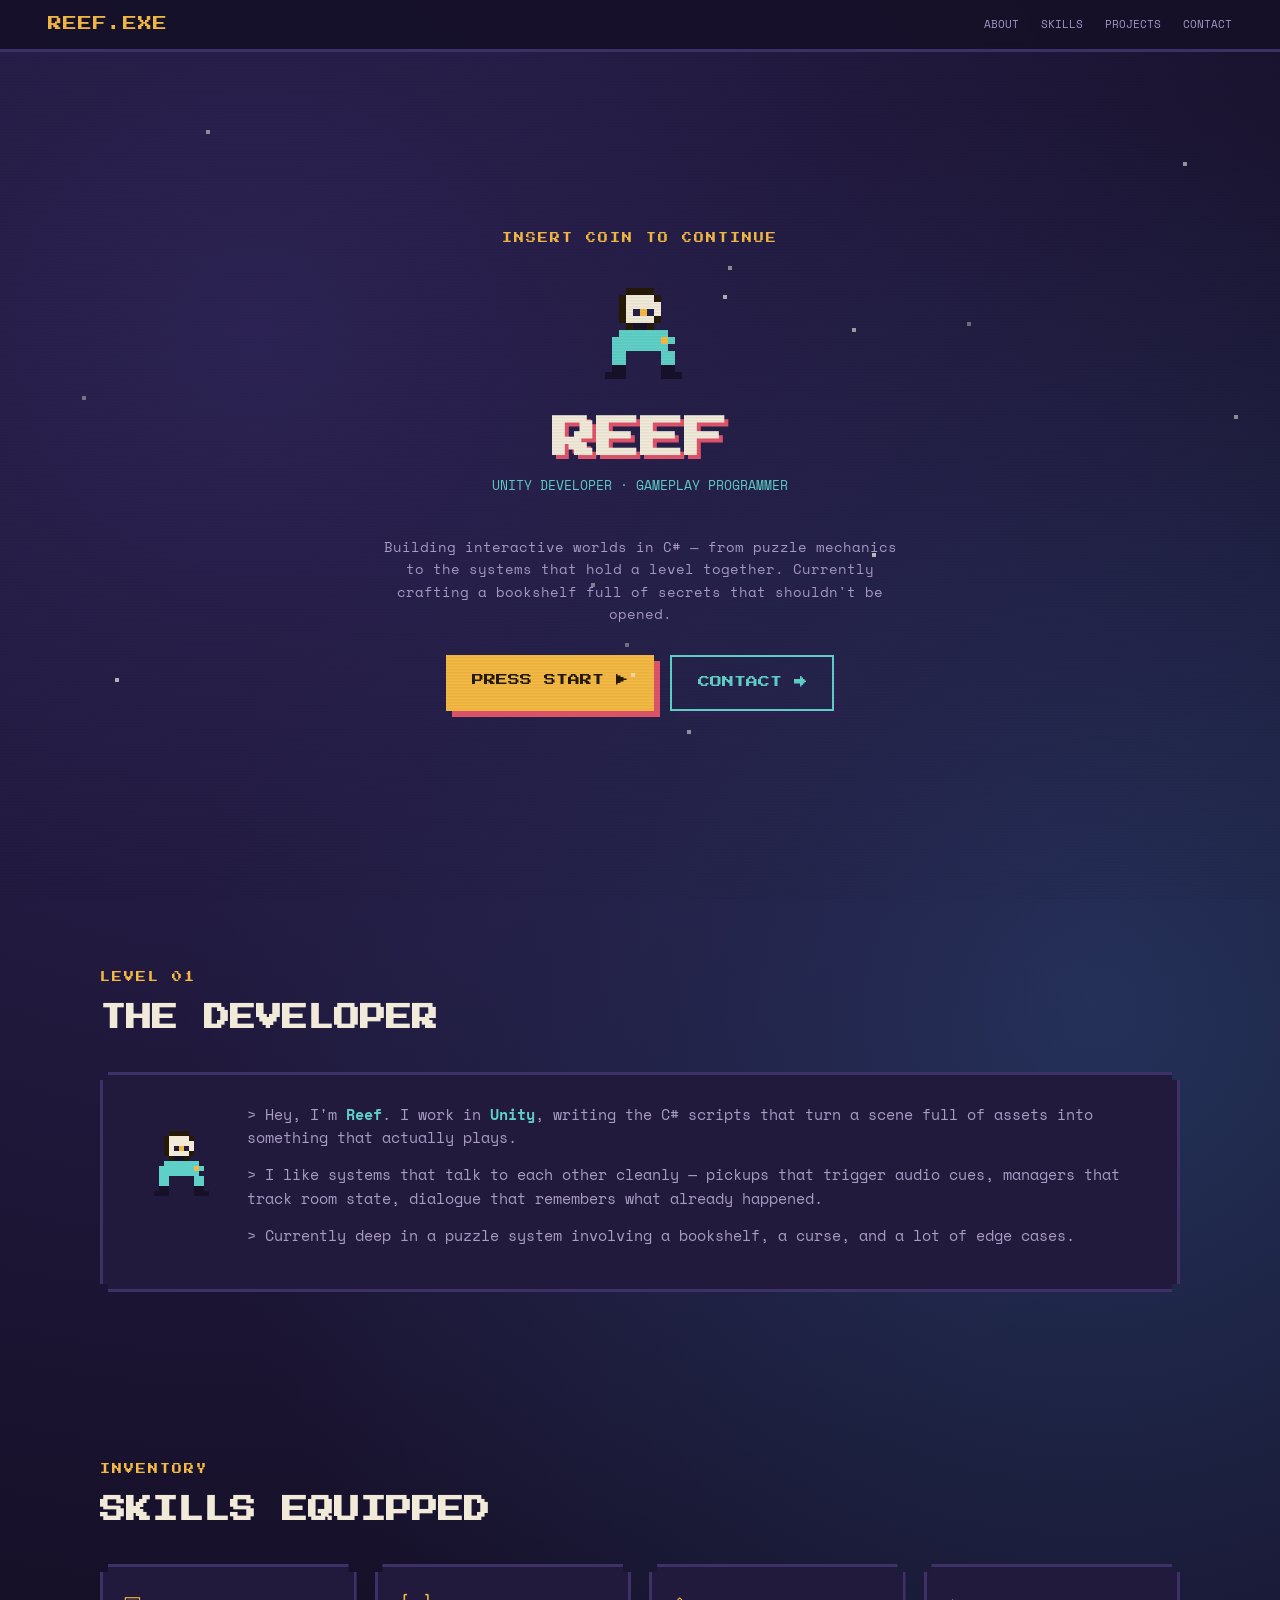
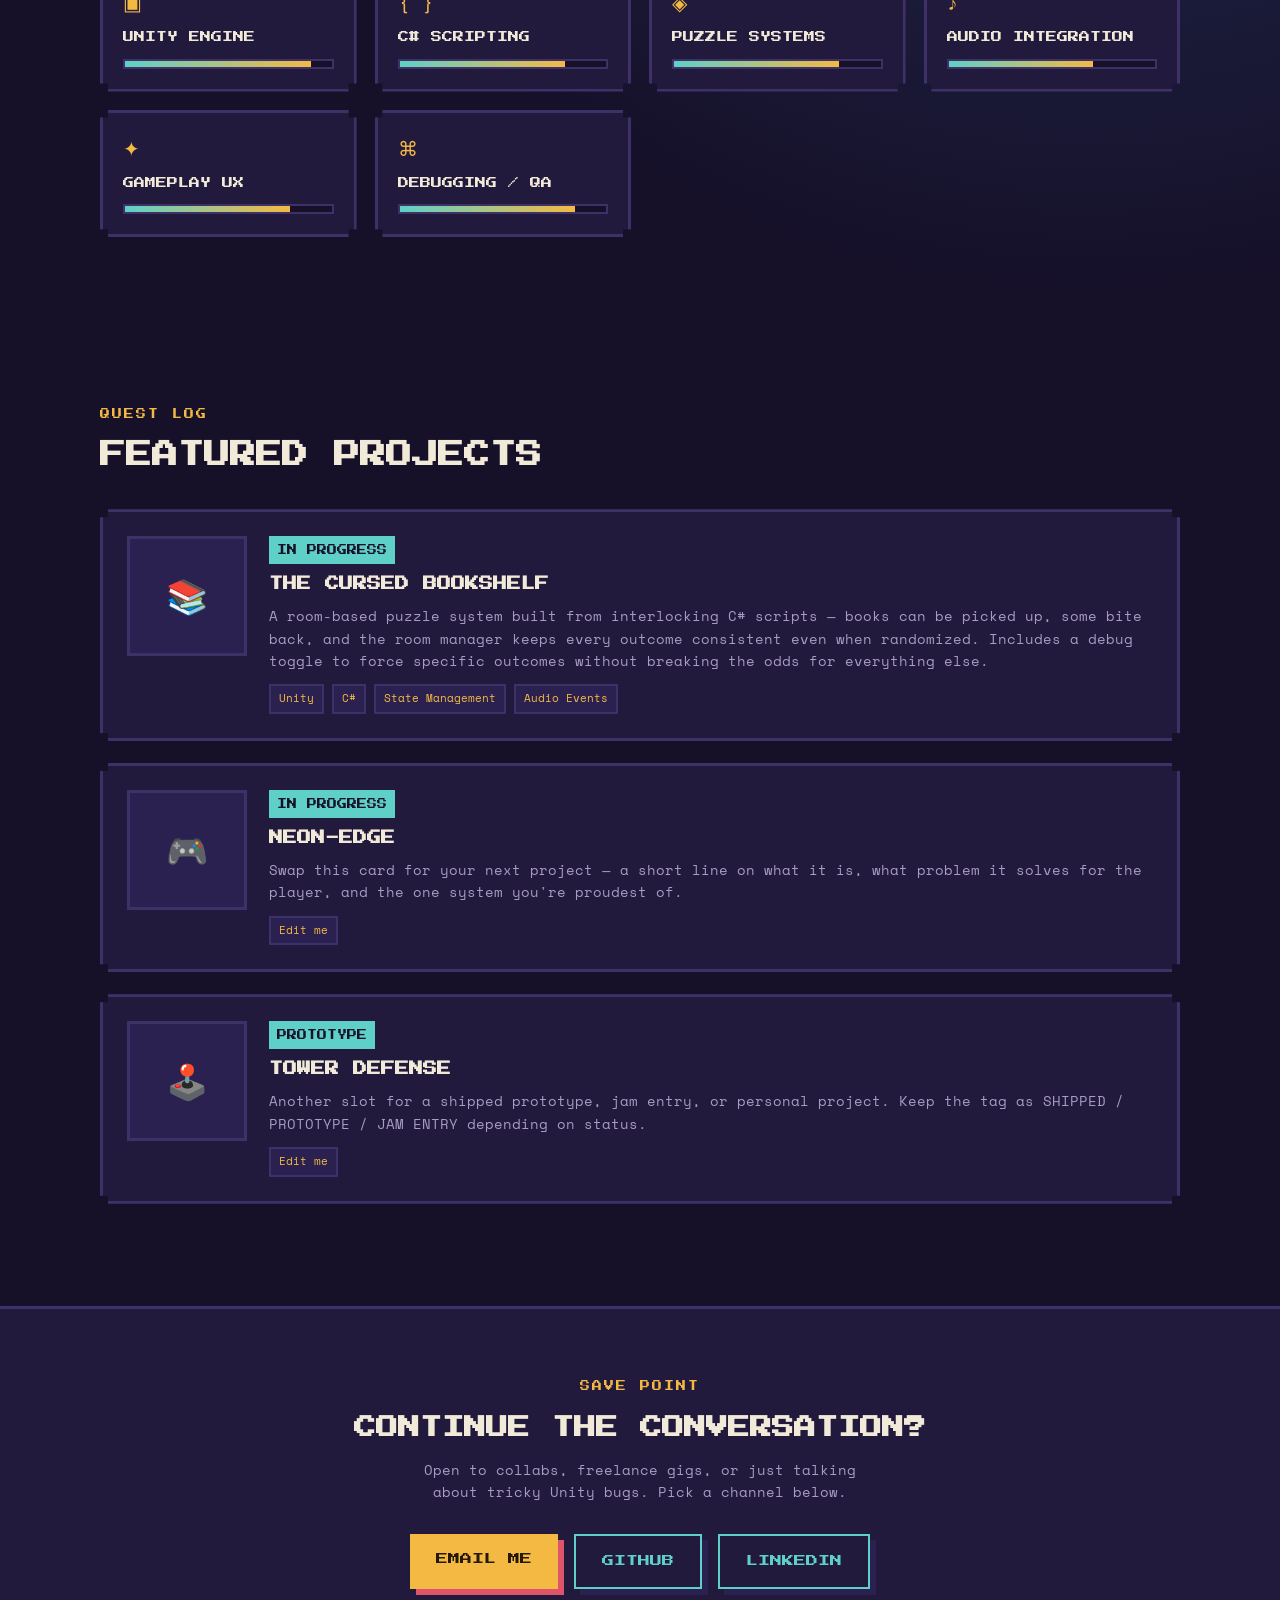
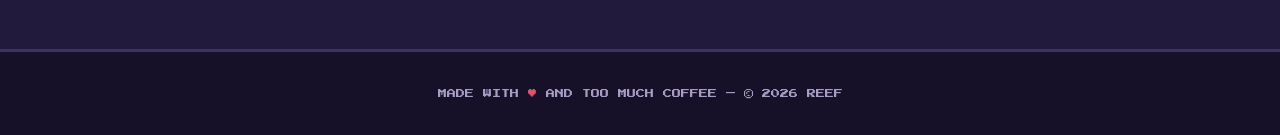
<file: Portfolio.html>
<!DOCTYPE html>
<html lang="en">
<head>
<meta charset="UTF-8">
<meta name="viewport" content="width=device-width, initial-scale=1.0, viewport-fit=cover">
<title>REEF.EXE — Unity Developer Portfolio</title>
<link rel="preconnect" href="https://fonts.googleapis.com">
<link href="https://fonts.googleapis.com/css2?family=Press+Start+2P&family=Space+Mono:wght@400;700&display=swap" rel="stylesheet">
<style>
  :root{
    --bg-deep:#161029;
    --bg-panel:#221a3d;
    --bg-panel-2:#2b2150;
    --accent-gold:#f4b942;
    --accent-teal:#5fd0c7;
    --accent-magenta:#e0546b;
    --text-light:#f1ead9;
    --text-dim:#a89bc4;
    --line:#3d3168;
    --px:8px; /* base pixel unit for stepped corners */
  }

  *{box-sizing:border-box;}
  html{scroll-behavior:smooth;}
  @media (prefers-reduced-motion: reduce){
    html{scroll-behavior:auto;}
    *{animation-duration:.001ms !important; animation-iteration-count:1 !important; transition-duration:.001ms !important;}
  }

  body{
    margin:0;
    background:var(--bg-deep);
    color:var(--text-light);
    font-family:'Space Mono', monospace;
    line-height:1.6;
    overflow-x:hidden;
    background-image:
      radial-gradient(circle at 20% 10%, #2c2354 0%, transparent 40%),
      radial-gradient(circle at 85% 30%, #23335a 0%, transparent 35%);
  }

  h1,h2,h3, .pixel-font{
    font-family:'Press Start 2P', monospace;
    line-height:1.5;
  }

  a{color:inherit;}

  /* ---------- scanline / crt overlay ---------- */
  .crt-overlay{
    pointer-events:none;
    position:fixed; inset:0; z-index:50;
    background:repeating-linear-gradient(
      to bottom,
      rgba(0,0,0,0.12) 0px,
      rgba(0,0,0,0.12) 1px,
      transparent 2px,
      transparent 3px
    );
    mix-blend-mode:multiply;
    opacity:.35;
  }

  /* ---------- pixel-stepped panel corners ---------- */
  .pixel-corners{
    clip-path: polygon(
      0 var(--px), var(--px) var(--px), var(--px) 0,
      calc(100% - var(--px)) 0, calc(100% - var(--px)) var(--px), 100% var(--px),
      100% calc(100% - var(--px)), calc(100% - var(--px)) calc(100% - var(--px)), calc(100% - var(--px)) 100%,
      var(--px) 100%, var(--px) calc(100% - var(--px)), 0 calc(100% - var(--px))
    );
  }

  .pixel-border{
    border:3px solid var(--line);
    background:var(--bg-panel);
  }

  /* ---------- nav ---------- */
  .nav{
    position:sticky; top:0; z-index:40;
    display:flex; align-items:center; justify-content:space-between;
    padding:14px clamp(16px,4vw,48px);
    background:rgba(22,16,41,.9);
    backdrop-filter:blur(4px);
    border-bottom:3px solid var(--line);
  }
  .nav__logo{font-size:clamp(11px,2vw,14px); color:var(--accent-gold); letter-spacing:1px;}
  .nav__links{display:flex; gap:clamp(10px,2vw,22px); font-size:11px; list-style:none; margin:0; padding:0;}
  .nav__links a{text-decoration:none; color:var(--text-dim); transition:color .15s;}
  .nav__links a:hover, .nav__links a:focus-visible{color:var(--accent-teal);}

  /* ---------- hero ---------- */
  .hero{
    min-height:92vh;
    display:flex; flex-direction:column; align-items:center; justify-content:center;
    text-align:center;
    padding:clamp(24px,6vw,60px) 20px;
    position:relative;
  }
  .hero__coin{
    font-size:10px; color:var(--accent-gold);
    letter-spacing:2px;
    animation:blink 1.1s steps(1) infinite;
  }
  @keyframes blink{ 50%{opacity:0;} }

  .sprite{
    image-rendering:pixelated;
    margin:18px auto 10px;
    display:block;
  }

  .hero__title{
    font-size:clamp(22px,6vw,44px);
    color:var(--text-light);
    text-shadow:4px 4px 0 var(--accent-magenta);
    margin:10px 0 4px;
  }
  .hero__subtitle{
    font-family:'Space Mono',monospace;
    font-size:clamp(13px,2.4vw,18px);
    color:var(--accent-teal);
    margin:0 0 26px;
  }
  .hero__desc{max-width:520px; color:var(--text-dim); font-size:14px; margin-bottom:30px;}

  .btn{
    font-family:'Press Start 2P',monospace;
    font-size:12px;
    padding:16px 26px;
    background:var(--accent-gold);
    color:#241a06;
    border:none;
    cursor:pointer;
    text-decoration:none;
    display:inline-block;
    box-shadow:6px 6px 0 var(--accent-magenta);
    transition:transform .12s, box-shadow .12s;
  }
  .btn:hover, .btn:focus-visible{
    transform:translate(-2px,-2px);
    box-shadow:8px 8px 0 var(--accent-magenta);
    outline:none;
  }
  .btn:active{transform:translate(2px,2px); box-shadow:2px 2px 0 var(--accent-magenta);}
  .btn--ghost{
    background:transparent;
    color:var(--accent-teal);
    box-shadow:6px 6px 0 var(--bg-panel-2);
    border:2px solid var(--accent-teal);
  }

  /* floating pixel stars */
  .stars span{
    position:absolute;
    width:4px; height:4px;
    background:var(--text-light);
    opacity:.6;
    animation:float 6s ease-in-out infinite;
  }
  @keyframes float{ 0%,100%{transform:translateY(0);} 50%{transform:translateY(-14px);} }

  /* ---------- sections ---------- */
  section{padding:80px clamp(18px,6vw,60px);}
  .section__eyebrow{
    font-size:10px; color:var(--accent-gold); letter-spacing:2px; margin-bottom:14px;
  }
  .section__title{font-size:clamp(18px,3.4vw,26px); margin:0 0 34px; color:var(--text-light);}
  .container{max-width:1080px; margin:0 auto;}

  /* ---------- about / dialogue box ---------- */
  .dialogue{
    display:grid; grid-template-columns:auto 1fr; gap:28px; align-items:start;
    padding:28px clamp(18px,4vw,36px);
  }
  .dialogue__text p{margin:0 0 14px; font-size:14.5px; color:var(--text-dim);}
  .dialogue__text strong{color:var(--accent-teal);}
  @media (max-width:640px){
    .dialogue{grid-template-columns:1fr; text-align:center;}
    .dialogue__avatar{margin:0 auto;}
  }

  /* ---------- inventory / skills ---------- */
  .grid{
    display:grid; gap:18px;
    grid-template-columns:repeat(auto-fit,minmax(210px,1fr));
  }
  .item{
    padding:20px; position:relative;
  }
  .item__icon{font-size:20px; margin-bottom:10px; color:var(--accent-gold);}
  .item__name{font-family:'Press Start 2P'; font-size:11px; margin:0 0 12px; color:var(--text-light);}
  .xp-track{
    height:10px; background:var(--bg-deep); border:2px solid var(--line);
  }
  .xp-fill{
    height:100%; width:0%; background:linear-gradient(90deg,var(--accent-teal),var(--accent-gold));
    transition:width 1.1s steps(12);
  }

  /* ---------- quest log / projects ---------- */
  .quest{
    padding:24px; margin-bottom:22px;
    display:grid; grid-template-columns:120px 1fr; gap:22px; align-items:start;
  }
  @media (max-width:600px){ .quest{grid-template-columns:1fr;} }
  .quest__tag{
    font-family:'Press Start 2P'; font-size:10px; color:var(--bg-deep);
    background:var(--accent-teal); padding:6px 8px; display:inline-block; margin-bottom:10px;
  }
  .quest__title{font-family:'Press Start 2P'; font-size:14px; margin:0 0 10px; color:var(--text-light);}
  .quest__desc{color:var(--text-dim); font-size:14px; margin:0 0 12px;}
  .quest__stack{display:flex; flex-wrap:wrap; gap:8px; list-style:none; padding:0; margin:0; font-size:11px;}
  .quest__stack li{background:var(--bg-panel-2); border:2px solid var(--line); padding:4px 8px; color:var(--accent-gold);}
  .quest__thumb{
    width:100%; aspect-ratio:1/1; background:var(--bg-panel-2);
    display:flex; align-items:center; justify-content:center; font-size:34px;
    border:3px solid var(--line);
  }

  /* ---------- save point / contact ---------- */
  .savepoint{
    text-align:center; padding:60px clamp(18px,6vw,60px);
    background:var(--bg-panel);
    border-top:3px solid var(--line);
    border-bottom:3px solid var(--line);
  }
  .savepoint__title{font-size:clamp(16px,3vw,22px); margin-bottom:14px;}
  .savepoint__desc{color:var(--text-dim); max-width:460px; margin:0 auto 30px; font-size:14px;}
  .savepoint__links{display:flex; flex-wrap:wrap; gap:16px; justify-content:center;}

  footer{
    text-align:center; padding:26px; font-size:11px; color:var(--text-dim);
  }
  .heart{color:var(--accent-magenta);}

  /* focus visibility */
  a:focus-visible, button:focus-visible{outline:3px solid var(--accent-gold); outline-offset:2px;}
</style>
</head>
<body>

<div class="crt-overlay" aria-hidden="true"></div>

<nav class="nav">
  <span class="nav__logo pixel-font">REEF.EXE</span>
  <ul class="nav__links">
    <li><a href="#about">ABOUT</a></li>
    <li><a href="#inventory">SKILLS</a></li>
    <li><a href="#quests">PROJECTS</a></li>
    <li><a href="#save">CONTACT</a></li>
  </ul>
</nav>

<header class="hero">
  <div class="stars" aria-hidden="true" id="starField"></div>
  <p class="hero__coin pixel-font">INSERT COIN TO CONTINUE</p>

  <svg id="heroSprite" class="sprite" width="112" height="112" viewBox="0 0 16 16" xmlns="http://www.w3.org/2000/svg" role="img" aria-label="Pixel art character sprite"></svg>

  <h1 class="hero__title">REEF</h1>
  <p class="hero__subtitle pixel-font" style="font-size:clamp(10px,2vw,13px)">UNITY DEVELOPER · GAMEPLAY PROGRAMMER</p>
  <p class="hero__desc">Building interactive worlds in C# — from puzzle mechanics to the systems that hold a level together. Currently crafting a bookshelf full of secrets that shouldn't be opened.</p>
  <div style="display:flex; gap:16px; flex-wrap:wrap; justify-content:center;">
    <a href="#quests" class="btn">PRESS START ▶</a>
    <a href="#save" class="btn btn--ghost">CONTACT →</a>
  </div>
</header>

<section id="about">
  <div class="container">
    <p class="section__eyebrow pixel-font">LEVEL 01</p>
    <h2 class="section__title pixel-font">THE DEVELOPER</h2>
    <div class="dialogue pixel-border pixel-corners">
      <svg class="dialogue__avatar sprite" width="80" height="80" viewBox="0 0 16 16" xmlns="http://www.w3.org/2000/svg" id="avatarSprite" role="img" aria-label="Pixel avatar"></svg>
      <div class="dialogue__text">
        <p>&gt; Hey, I'm <strong>Reef</strong>. I work in <strong>Unity</strong>, writing the C# scripts that turn a scene full of assets into something that actually plays.</p>
        <p>&gt; I like systems that talk to each other cleanly — pickups that trigger audio cues, managers that track room state, dialogue that remembers what already happened.</p>
        <p>&gt; Currently deep in a puzzle system involving a bookshelf, a curse, and a lot of edge cases.</p>
      </div>
    </div>
  </div>
</section>

<section id="inventory">
  <div class="container">
    <p class="section__eyebrow pixel-font">INVENTORY</p>
    <h2 class="section__title pixel-font">SKILLS EQUIPPED</h2>
    <div class="grid">
      <div class="item pixel-border pixel-corners" data-xp="90">
        <div class="item__icon">▣</div>
        <p class="item__name">UNITY ENGINE</p>
        <div class="xp-track"><div class="xp-fill"></div></div>
      </div>
      <div class="item pixel-border pixel-corners" data-xp="80">
        <div class="item__icon">{ }</div>
        <p class="item__name">C# SCRIPTING</p>
        <div class="xp-track"><div class="xp-fill"></div></div>
      </div>
      <div class="item pixel-border pixel-corners" data-xp="80">
        <div class="item__icon">◈</div>
        <p class="item__name">PUZZLE SYSTEMS</p>
        <div class="xp-track"><div class="xp-fill"></div></div>
      </div>
      <div class="item pixel-border pixel-corners" data-xp="70">
        <div class="item__icon">♪</div>
        <p class="item__name">AUDIO INTEGRATION</p>
        <div class="xp-track"><div class="xp-fill"></div></div>
      </div>
      <div class="item pixel-border pixel-corners" data-xp="80">
        <div class="item__icon">✦</div>
        <p class="item__name">GAMEPLAY UX</p>
        <div class="xp-track"><div class="xp-fill"></div></div>
      </div>
      <div class="item pixel-border pixel-corners" data-xp="85">
        <div class="item__icon">⌘</div>
        <p class="item__name">DEBUGGING / QA</p>
        <div class="xp-track"><div class="xp-fill"></div></div>
      </div>
    </div>
  </div>
</section>

<section id="quests">
  <div class="container">
    <p class="section__eyebrow pixel-font">QUEST LOG</p>
    <h2 class="section__title pixel-font">FEATURED PROJECTS</h2>

    <article class="quest pixel-border pixel-corners">
      <div class="quest__thumb" aria-hidden="true">📚</div>
      <div>
        <span class="quest__tag">IN PROGRESS</span>
        <h3 class="quest__title">THE CURSED BOOKSHELF</h3>
        <p class="quest__desc">A room-based puzzle system built from interlocking C# scripts — books can be picked up, some bite back, and the room manager keeps every outcome consistent even when randomized. Includes a debug toggle to force specific outcomes without breaking the odds for everything else.</p>
        <ul class="quest__stack">
          <li>Unity</li><li>C#</li><li>State Management</li><li>Audio Events</li>
        </ul>
      </div>
    </article>

    <article class="quest pixel-border pixel-corners">
      <div class="quest__thumb" aria-hidden="true">🎮</div>
      <div>
        <span class="quest__tag">IN PROGRESS</span>
        <h3 class="quest__title">NEON-EDGE</h3>
        <p class="quest__desc">Swap this card for your next project — a short line on what it is, what problem it solves for the player, and the one system you're proudest of.</p>
        <ul class="quest__stack">
          <li>Edit me</li>
        </ul>
      </div>
    </article>

    <article class="quest pixel-border pixel-corners">
      <div class="quest__thumb" aria-hidden="true">🕹️</div>
      <div>
        <span class="quest__tag">PROTOTYPE</span>
        <h3 class="quest__title">TOWER DEFENSE</h3>
        <p class="quest__desc">Another slot for a shipped prototype, jam entry, or personal project. Keep the tag as SHIPPED / PROTOTYPE / JAM ENTRY depending on status.</p>
        <ul class="quest__stack">
          <li>Edit me</li>
        </ul>
      </div>
    </article>
  </div>
</section>

<section id="save" class="savepoint">
  <p class="section__eyebrow pixel-font">SAVE POINT</p>
  <h2 class="savepoint__title pixel-font">CONTINUE THE CONVERSATION?</h2>
  <p class="savepoint__desc">Open to collabs, freelance gigs, or just talking about tricky Unity bugs. Pick a channel below.</p>
  <div class="savepoint__links">
    <a href="mailto:you@example.com" class="btn">EMAIL ME</a>
    <a href="#" class="btn btn--ghost">GITHUB</a>
    <a href="#" class="btn btn--ghost">LINKEDIN</a>
  </div>
</section>

<footer>
  <p class="pixel-font" style="font-size:9px;">MADE WITH <span class="heart">♥</span> AND TOO MUCH COFFEE — © <span id="year"></span> REEF</p>
</footer>

<script>
// ---------- pixel sprite renderer ----------
// Simple 16x16 grid character. '.' = transparent, letters map to palette.
const palette = {
  s: '#f1ead9', // skin
  h: '#241a06', // hair/outline
  g: '#5fd0c7', // shirt/teal
  o: '#f4b942', // accent gold
  d: '#161029'  // dark outline
};
const grid = [
"................",
"................",
"......hhhh......",
".....hssssh.....",
".....hsssss.....",
".....hs.o.s.....",
".....hssssh.....",
"......hddh......",
".....ggggggg....",
"....gggggggog...",
"....gggggggg....",
"....gg.....gg...",
"....gg.....gg...",
"....dd.....dd...",
"...ddd.....ddd..",
"................"
];

function renderSprite(svgId){
  const svg = document.getElementById(svgId);
  if(!svg) return;
  let markup = '';
  grid.forEach((row,y)=>{
    [...row].forEach((c,x)=>{
      if(c === '.') return;
      const color = palette[c] || '#000';
      markup += `<rect x="${x}" y="${y}" width="1" height="1" fill="${color}"/>`;
    });
  });
  svg.innerHTML = markup;
}
renderSprite('heroSprite');
renderSprite('avatarSprite');

// blinking eyes: swap pixel at (7,5) and (8,5) periodically
setInterval(()=>{
  ['heroSprite','avatarSprite'].forEach(id=>{
    const svg = document.getElementById(id);
    if(!svg) return;
    svg.style.opacity = svg.style.opacity === '0.85' ? '1' : '0.85';
  });
}, 2200);

// ---------- floating stars ----------
const starField = document.getElementById('starField');
if(starField){
  for(let i=0;i<14;i++){
    const s = document.createElement('span');
    s.style.top = Math.random()*90 + '%';
    s.style.left = Math.random()*100 + '%';
    s.style.animationDelay = (Math.random()*4) + 's';
    s.style.opacity = (0.3 + Math.random()*0.5).toFixed(2);
    starField.appendChild(s);
  }
}

// ---------- XP bar fill on scroll into view ----------
const items = document.querySelectorAll('.item');
const io = new IntersectionObserver((entries)=>{
  entries.forEach(entry=>{
    if(entry.isIntersecting){
      const fill = entry.target.querySelector('.xp-fill');
      const xp = entry.target.getAttribute('data-xp') || '50';
      fill.style.width = xp + '%';
      io.unobserve(entry.target);
    }
  });
}, {threshold:0.4});
items.forEach(i=>io.observe(i));

document.getElementById('year').textContent = new Date().getFullYear();
</script>

</body>
</html>
</file>
